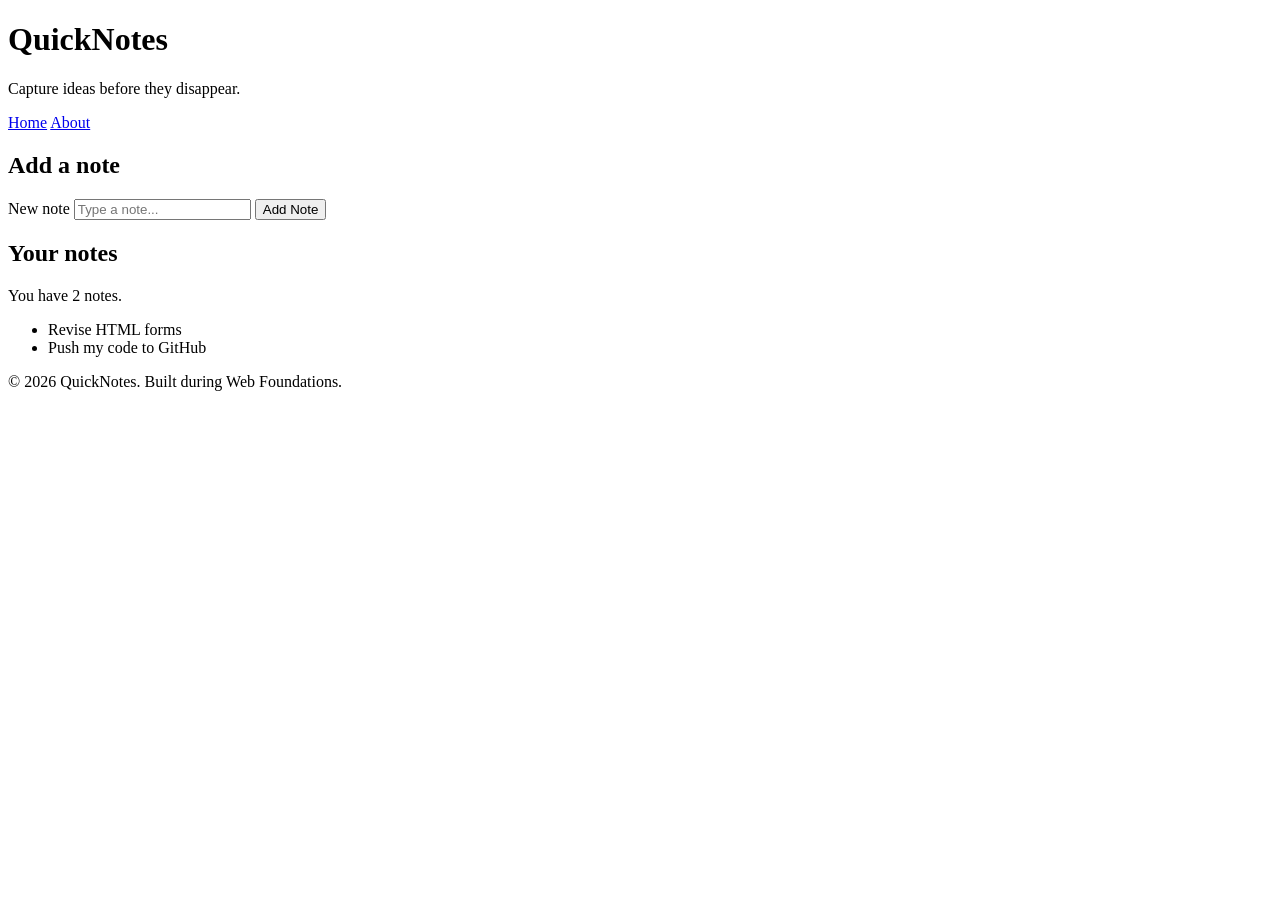
<file: day1/index.html>
<!DOCTYPE html>
<html lang="en">
  <head>
    <meta charset="UTF-8" />
    <meta name="viewport" content="width=device-width, initial-scale=1.0" />
    <title>QuickNotes</title>
  </head>
  <body>
    <header>
      <h1>QuickNotes</h1>
      <p>Capture ideas before they disappear.</p>

      <nav>
        <a href="index.html">Home</a>
        <a href="about.html">About</a>
      </nav>
    </header>

    <main>
      <section>
        <h2>Add a note</h2>
        <form id="note-form">
          <label for="note-input">New note</label>
          <input
            type="text"
            id="note-input"
            placeholder="Type a note..."
          />
          <button type="submit">Add Note</button>
        </form>
      </section>

      <section>
        <h2>Your notes</h2>
        <p id="note-count">You have 2 notes.</p>
        <ul id="notes-list">
          <li>Revise HTML forms</li>
          <li>Push my code to GitHub</li>
        </ul>
      </section>
    </main>

    <footer>
      <p>&copy; 2026 QuickNotes. Built during Web Foundations.</p>
    </footer>
  </body>
</html>
</file>
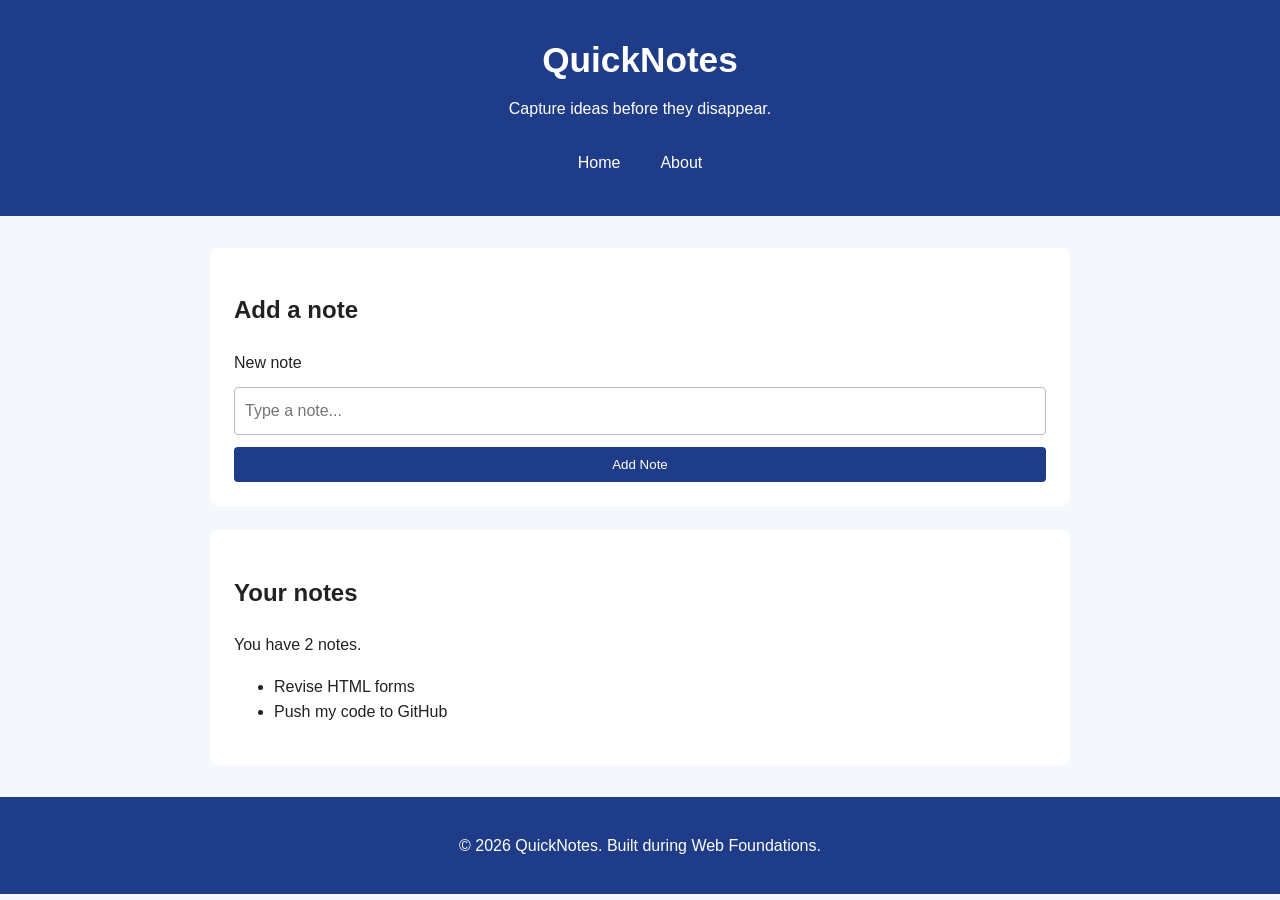
<file: day2/index.html>
<!DOCTYPE html>
<html lang="en">
  <head>
    <meta charset="UTF-8" />
    <meta name="viewport" content="width=device-width, initial-scale=1.0" />
    <title>QuickNotes</title>
    <link rel="stylesheet" href="style.css" />
  </head>
  <body>
    <header>
      <h1>QuickNotes</h1>
      <p>Capture ideas before they disappear.</p>

      <nav>
        <a href="index.html">Home</a>
        <a href="about.html">About</a>
      </nav>
    </header>

    <main>
      <section>
        <h2>Add a note</h2>
        <form id="note-form">
          <label for="note-input">New note</label>
          <input
            type="text"
            id="note-input"
            placeholder="Type a note..."
          />
          <button type="submit">Add Note</button>
        </form>
      </section>

      <section>
        <h2>Your notes</h2>
        <p id="note-count">You have 2 notes.</p>
        <ul id="notes-list">
          <li>Revise HTML forms</li>
          <li>Push my code to GitHub</li>
        </ul>
      </section>
    </main>

    <footer>
      <p>&copy; 2026 QuickNotes. Built during Web Foundations.</p>
    </footer>
  </body>
</html>
</file>
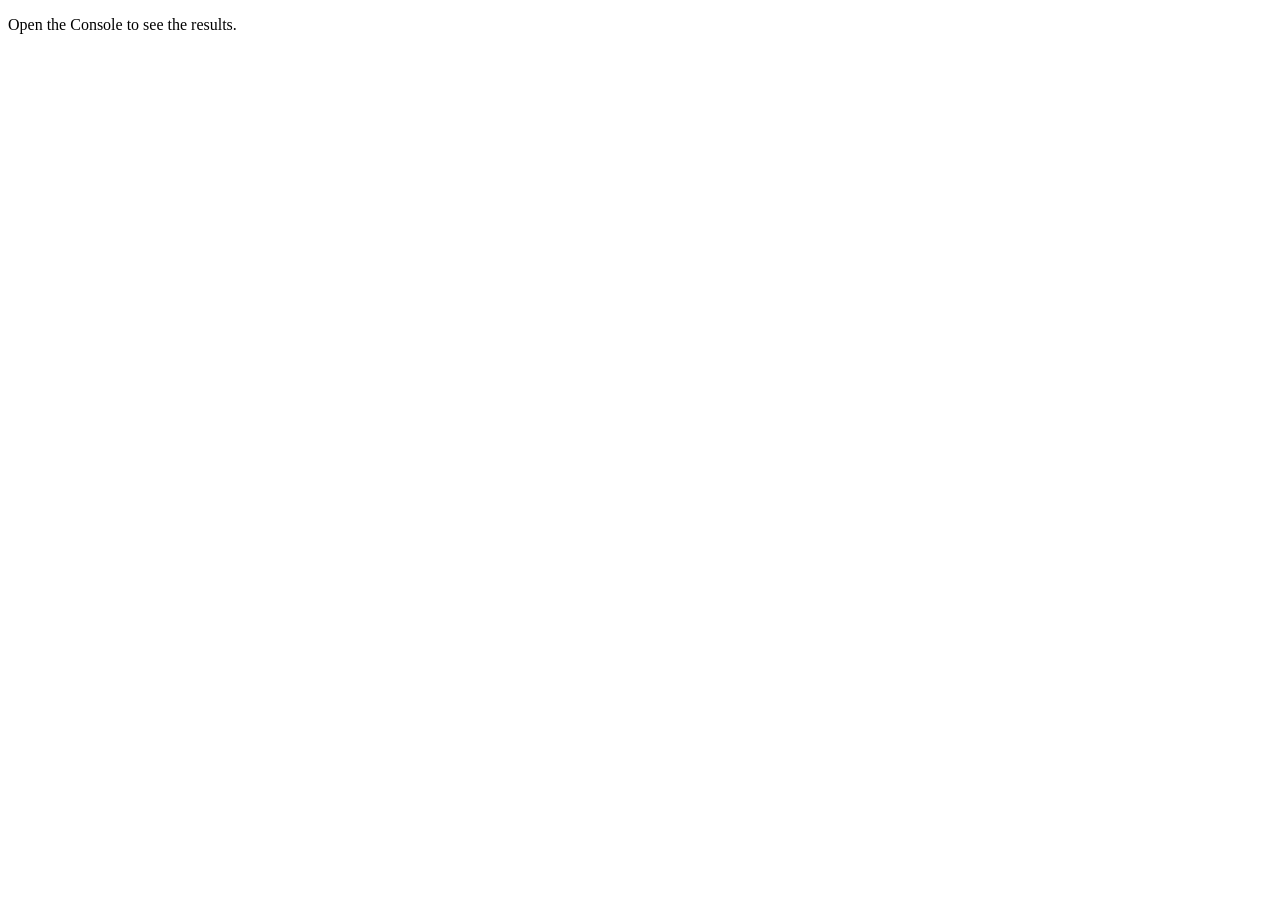
<file: day3/index.html>
<!DOCTYPE html>
<html lang="en">
  <head>
    <meta charset="UTF-8" />
    <meta name="viewport" content="width=device-width, initial-scale=1.0" />
    <title>Notes Toolkit</title>
    <script src="script.js" defer></script>
  </head>
  <body>
    <p>Open the Console to see the results.</p>
  </body>
</html>
</file>
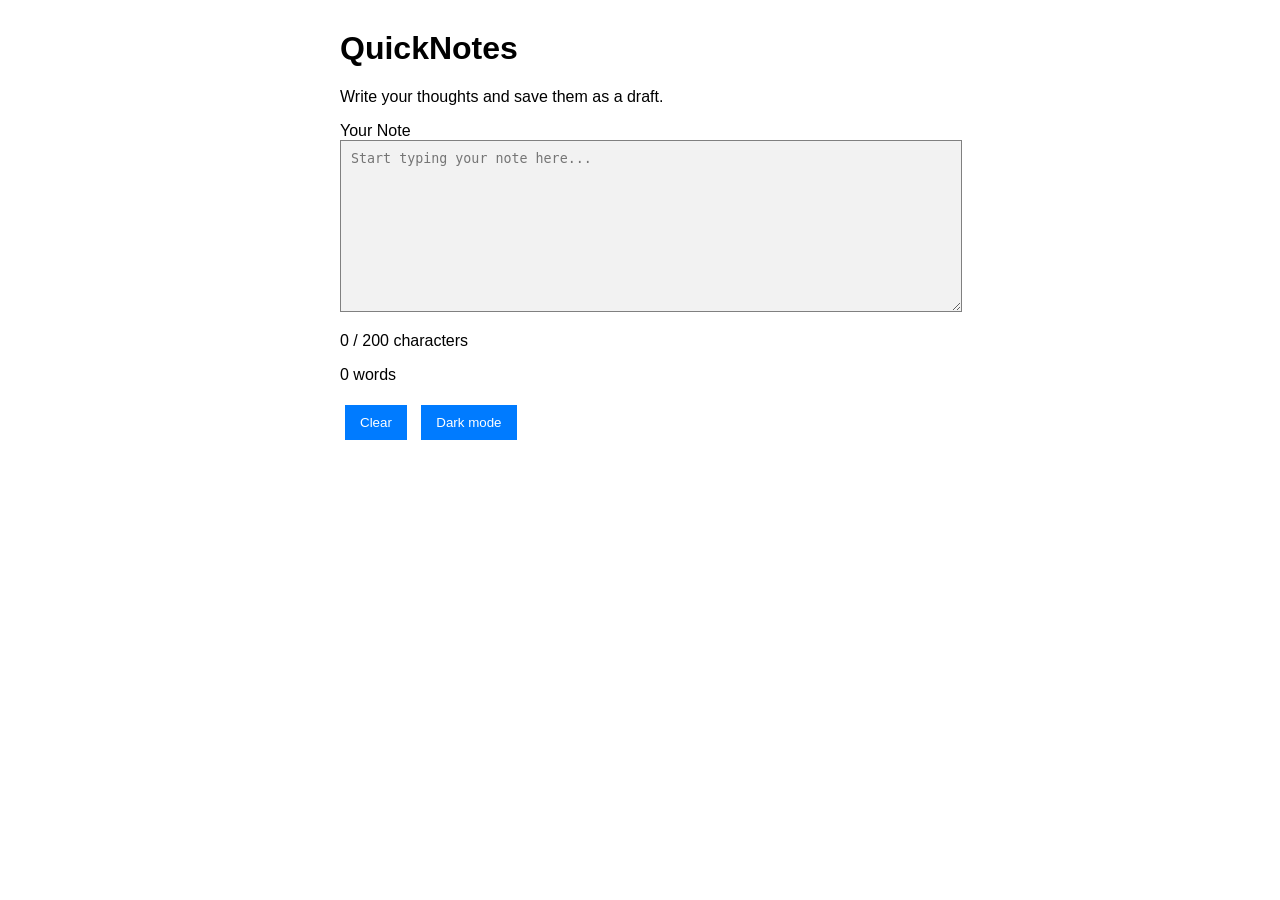
<file: day4/index.html>
<!DOCTYPE html>

<html lang="en">
<head>
    <meta charset="UTF-8">
    <meta name="viewport" content="width=device-width, initial-scale=1.0">
    <title>QuickNotes - Day 4</title>
    <link rel="stylesheet" href="style.css">
    <script src="script.js" defer></script>
</head>
<body>
    <main class="container">
        <h1>QuickNotes</h1>
        <p class="subtitle">Write your thoughts and save them as a draft.</p>
    <label for="note-text">Your Note</label>
    <textarea
        id="note-text"
        placeholder="Start typing your note here..."
        maxlength="200"
        rows="10"
    ></textarea>

    <div class="counters">
        <p id="char-count">0 / 200 characters</p>
        <p id="word-count">0 words</p>
    </div>

    <div class="buttons">
        <button id="clear-btn" type="button">Clear</button>
        <button id="theme-toggle" type="button">Dark mode</button>
    </div>
</main>

</body>
</html>
</file>
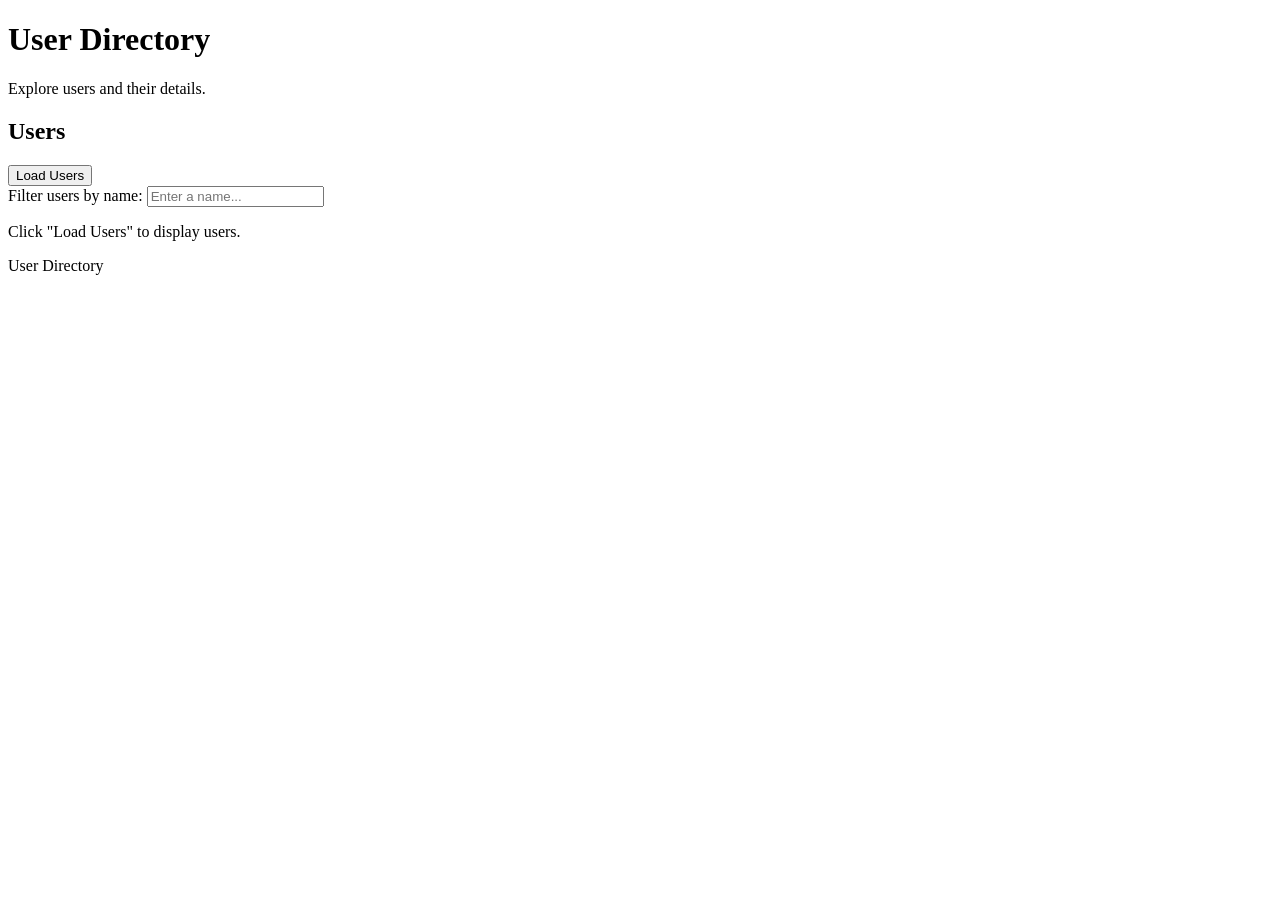
<file: day5/index.html>
<!DOCTYPE html>
<html lang="en">
<head>
    <meta charset="UTF-8">
    <meta name="viewport" content="width=device-width, initial-scale=1.0">
    <title>Day 5 - User Directory</title>

    <script src="users.js" defer></script>
</head>
<body>

    <header>
        <h1>User Directory</h1>
        <p>Explore users and their details.</p>
    </header>

    <main>
        <section aria-labelledby="users-heading">
            <h2 id="users-heading">Users</h2>

            <button type="button" id="load-users">
                Load Users
            </button>

            <div>
                <label for="filter-input">Filter users by name:</label>
                <input
                    type="text"
                    id="filter-input"
                    placeholder="Enter a name..."
                >
            </div>

            <p id="status" role="status" aria-live="polite">
                Click "Load Users" to display users.
            </p>

            <ul id="users-list"></ul>
        </section>
    </main>

    <footer>
        <p>User Directory</p>
    </footer>

</body>
</html>
</file>
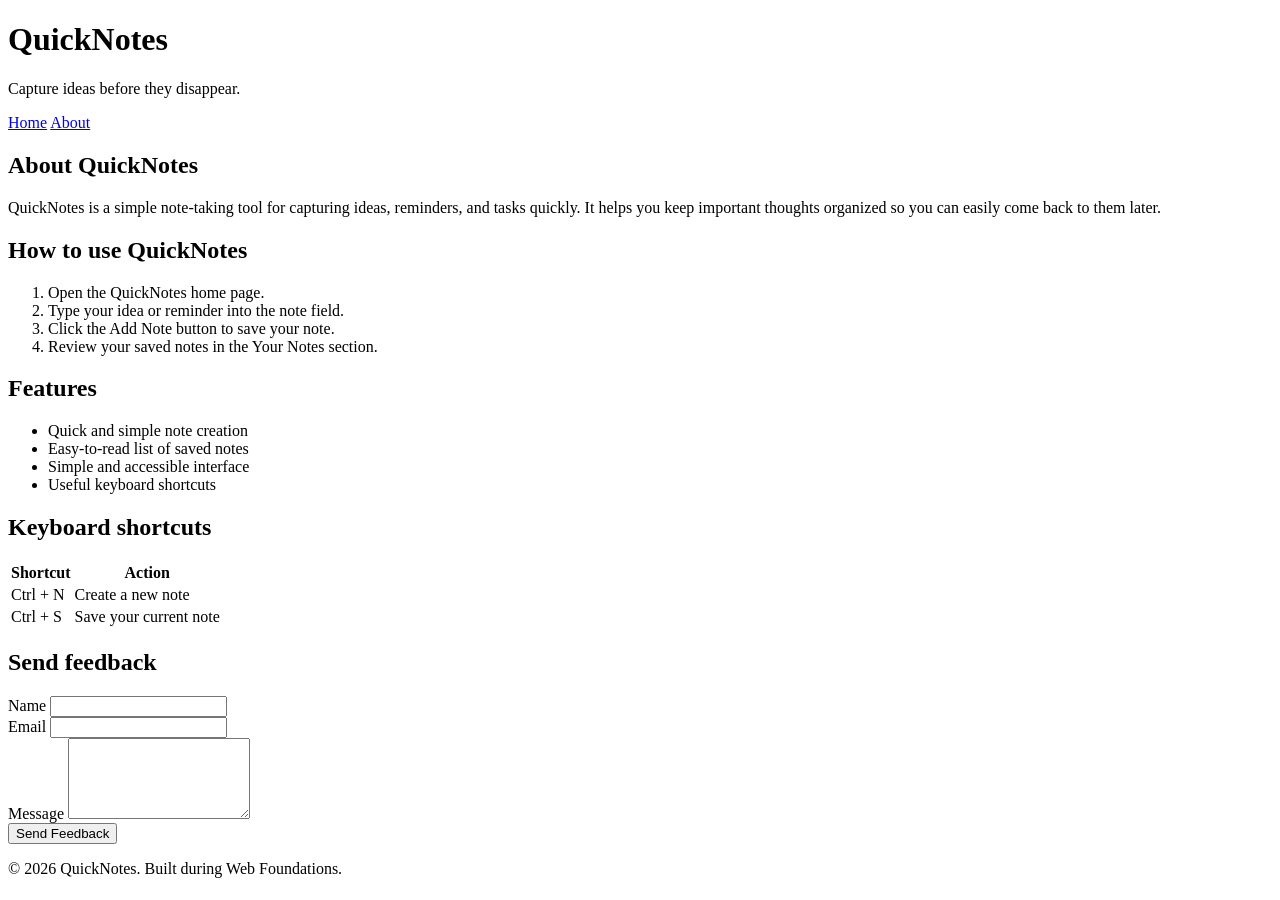
<file: day1/about.html>
<!DOCTYPE html>
<html lang="en">
  <head>
    <meta charset="UTF-8" />
    <meta name="viewport" content="width=device-width, initial-scale=1.0" />
    <title>About QuickNotes</title>
  </head>
  <body>
    <header>
      <h1>QuickNotes</h1>
      <p>Capture ideas before they disappear.</p>

      <nav>
        <a href="index.html">Home</a>
        <a href="about.html">About</a>
      </nav>
    </header>

    <main>
      <h2>About QuickNotes</h2>

      <p>
        QuickNotes is a simple note-taking tool for capturing ideas, reminders,
        and tasks quickly. It helps you keep important thoughts organized so
        you can easily come back to them later.
      </p>

      <section>
        <h2>How to use QuickNotes</h2>
        <ol>
          <li>Open the QuickNotes home page.</li>
          <li>Type your idea or reminder into the note field.</li>
          <li>Click the Add Note button to save your note.</li>
          <li>Review your saved notes in the Your Notes section.</li>
        </ol>
      </section>

      <section>
        <h2>Features</h2>
        <ul>
          <li>Quick and simple note creation</li>
          <li>Easy-to-read list of saved notes</li>
          <li>Simple and accessible interface</li>
          <li>Useful keyboard shortcuts</li>
        </ul>
      </section>

      <section>
        <h2>Keyboard shortcuts</h2>

        <table>
          <thead>
            <tr>
              <th>Shortcut</th>
              <th>Action</th>
            </tr>
          </thead>
          <tbody>
            <tr>
              <td>Ctrl + N</td>
              <td>Create a new note</td>
            </tr>
            <tr>
              <td>Ctrl + S</td>
              <td>Save your current note</td>
            </tr>
          </tbody>
        </table>
      </section>

      <section>
        <h2>Send feedback</h2>

        <form>
          <div>
            <label for="name">Name</label>
            <input type="text" id="name" name="name" required />
          </div>

          <div>
            <label for="email">Email</label>
            <input type="email" id="email" name="email" required />
          </div>

          <div>
            <label for="message">Message</label>
            <textarea
              id="message"
              name="message"
              rows="5"
              required
            ></textarea>
          </div>

          <button type="submit">Send Feedback</button>
        </form>
      </section>
    </main>

    <footer>
      <p>&copy; 2026 QuickNotes. Built during Web Foundations.</p>
    </footer>
  </body>
</html>
</file>
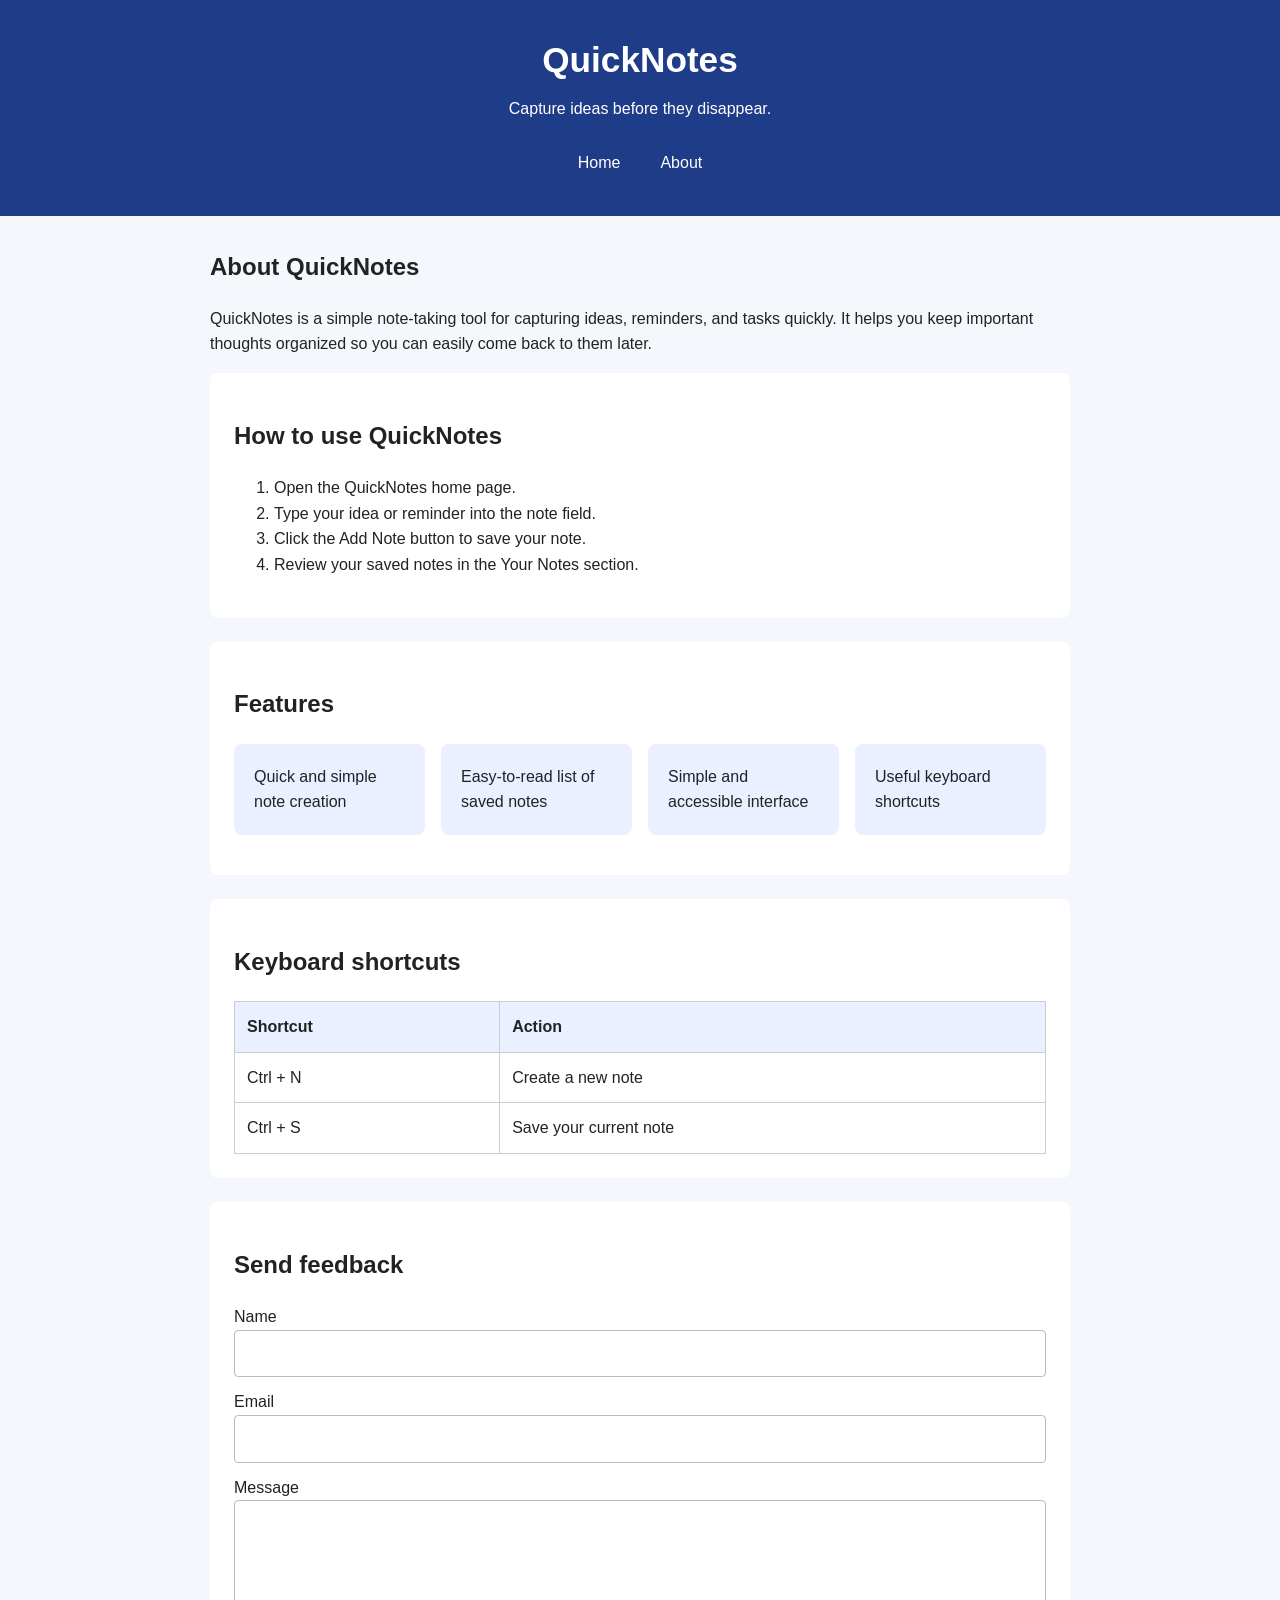
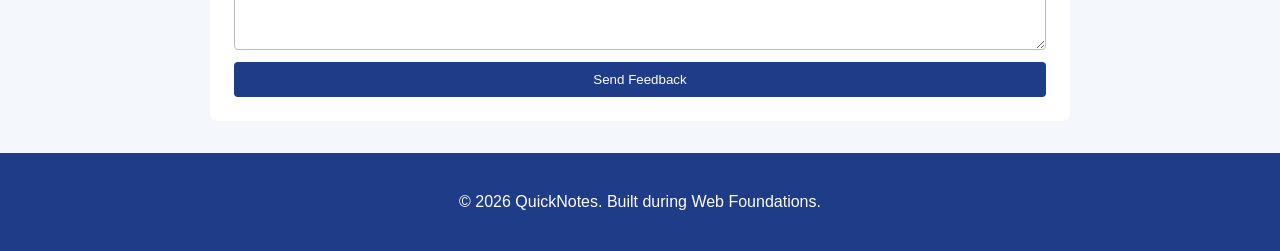
<file: day2/about.html>
<!DOCTYPE html>
<html lang="en">
  <head>
    <meta charset="UTF-8" />
    <meta name="viewport" content="width=device-width, initial-scale=1.0" />
    <title>About QuickNotes</title>
    <link rel="stylesheet" href="style.css" />
  </head>
  <body>
    <header>
      <h1>QuickNotes</h1>
      <p>Capture ideas before they disappear.</p>

      <nav>
        <a href="index.html">Home</a>
        <a href="about.html">About</a>
      </nav>
    </header>

    <main>
      <h2>About QuickNotes</h2>

      <p>
        QuickNotes is a simple note-taking tool for capturing ideas, reminders,
        and tasks quickly. It helps you keep important thoughts organized so
        you can easily come back to them later.
      </p>

      <section>
        <h2>How to use QuickNotes</h2>
        <ol>
          <li>Open the QuickNotes home page.</li>
          <li>Type your idea or reminder into the note field.</li>
          <li>Click the Add Note button to save your note.</li>
          <li>Review your saved notes in the Your Notes section.</li>
        </ol>
      </section>

      <section>
        <h2>Features</h2>
        <ul class="features">
          <li>Quick and simple note creation</li>
          <li>Easy-to-read list of saved notes</li>
          <li>Simple and accessible interface</li>
          <li>Useful keyboard shortcuts</li>
        </ul>
      </section>

      <section>
        <h2>Keyboard shortcuts</h2>

        <table>
          <thead>
            <tr>
              <th>Shortcut</th>
              <th>Action</th>
            </tr>
          </thead>
          <tbody>
            <tr>
              <td>Ctrl + N</td>
              <td>Create a new note</td>
            </tr>
            <tr>
              <td>Ctrl + S</td>
              <td>Save your current note</td>
            </tr>
          </tbody>
        </table>
      </section>

      <section>
        <h2>Send feedback</h2>

        <form>
          <div>
            <label for="name">Name</label>
            <input type="text" id="name" name="name" required />
          </div>

          <div>
            <label for="email">Email</label>
            <input type="email" id="email" name="email" required />
          </div>

          <div>
            <label for="message">Message</label>
            <textarea
              id="message"
              name="message"
              rows="5"
              required
            ></textarea>
          </div>

          <button type="submit">Send Feedback</button>
        </form>
      </section>
    </main>

    <footer>
      <p>&copy; 2026 QuickNotes. Built during Web Foundations.</p>
    </footer>
  </body>
</html>
</file>
<file: day2/style.css>
* {
  box-sizing: border-box;
}

body {
  margin: 0;
  font-family: Arial, sans-serif;
  line-height: 1.6;
  background-color: #f4f7fb;
  color: #222;
}

header {
  background-color: #1f3c88;
  color: white;
  text-align: center;
  padding: 32px 20px;
}

header h1 {
  margin: 0 0 8px;
  font-size: 2.2rem;
}

header p {
  margin: 0 0 20px;
}

nav {
  display: flex;
  justify-content: center;
  align-items: center;
  gap: 16px;
}

nav a {
  color: white;
  text-decoration: none;
  padding: 8px 12px;
  transition: background-color 0.3s ease, color 0.3s ease;
}

nav a:hover {
  background-color: white;
  color: #1f3c88;
  border-radius: 4px;
}

main {
  max-width: 900px;
  margin: 32px auto;
  padding: 0 20px;
}

section {
  background-color: white;
  padding: 24px;
  margin-bottom: 24px;
  border-radius: 8px;
}

.features {
  display: grid;
  grid-template-columns: repeat(auto-fit, minmax(180px, 1fr));
  gap: 16px;
  padding: 0;
  list-style: none;
}

.features li {
  background-color: #eaf0ff;
  padding: 20px;
  border-radius: 8px;
}

table {
  width: 100%;
  border-collapse: collapse;
}

th,
td {
  border: 1px solid #ccc;
  padding: 12px;
  text-align: left;
}

th {
  background-color: #eaf0ff;
}

form {
  display: flex;
  flex-direction: column;
  gap: 12px;
}

form div {
  display: flex;
  flex-direction: column;
}

input,
textarea {
  width: 100%;
  padding: 10px;
  border: 1px solid #bbb;
  border-radius: 4px;
  font: inherit;
}

textarea {
  resize: vertical;
}

button {
  padding: 10px 16px;
  border: none;
  border-radius: 4px;
  background-color: #1f3c88;
  color: white;
  cursor: pointer;
  transition: background-color 0.3s ease, transform 0.2s ease;
}

button:hover {
  background-color: #152b63;
  transform: translateY(-2px);
}

footer {
  text-align: center;
  padding: 20px;
  background-color: #1f3c88;
  color: white;
}

@media (max-width: 600px) {
  header {
    padding: 20px 12px;
  }

  header h1 {
    font-size: 1.7rem;
  }

  main {
    margin: 20px auto;
    padding: 0 12px;
  }

  section {
    padding: 18px;
  }
}
</file>
<file: day4/style.css>
:root {
--bg-color: white;
--text-color: black;
--box-color: #f2f2f2;
--button-color: #007bff;
}

body.dark {
--bg-color: #222;
--text-color: white;
--box-color: #333;
--button-color: #555;
}

body {
background-color: var(--bg-color);
color: var(--text-color);
font-family: Arial, sans-serif;
margin: 30px;
}

.container {
max-width: 600px;
margin: auto;
}

textarea {
width: 100%;
padding: 10px;
background-color: var(--box-color);
color: var(--text-color);
border: 1px solid gray;
}

button {
padding: 10px 15px;
margin: 5px;
background-color: var(--button-color);
color: white;
border: none;
cursor: pointer;
}

.warning {
color: orange;
}

.over {
color: red;
font-weight: bold;
}
</file>
